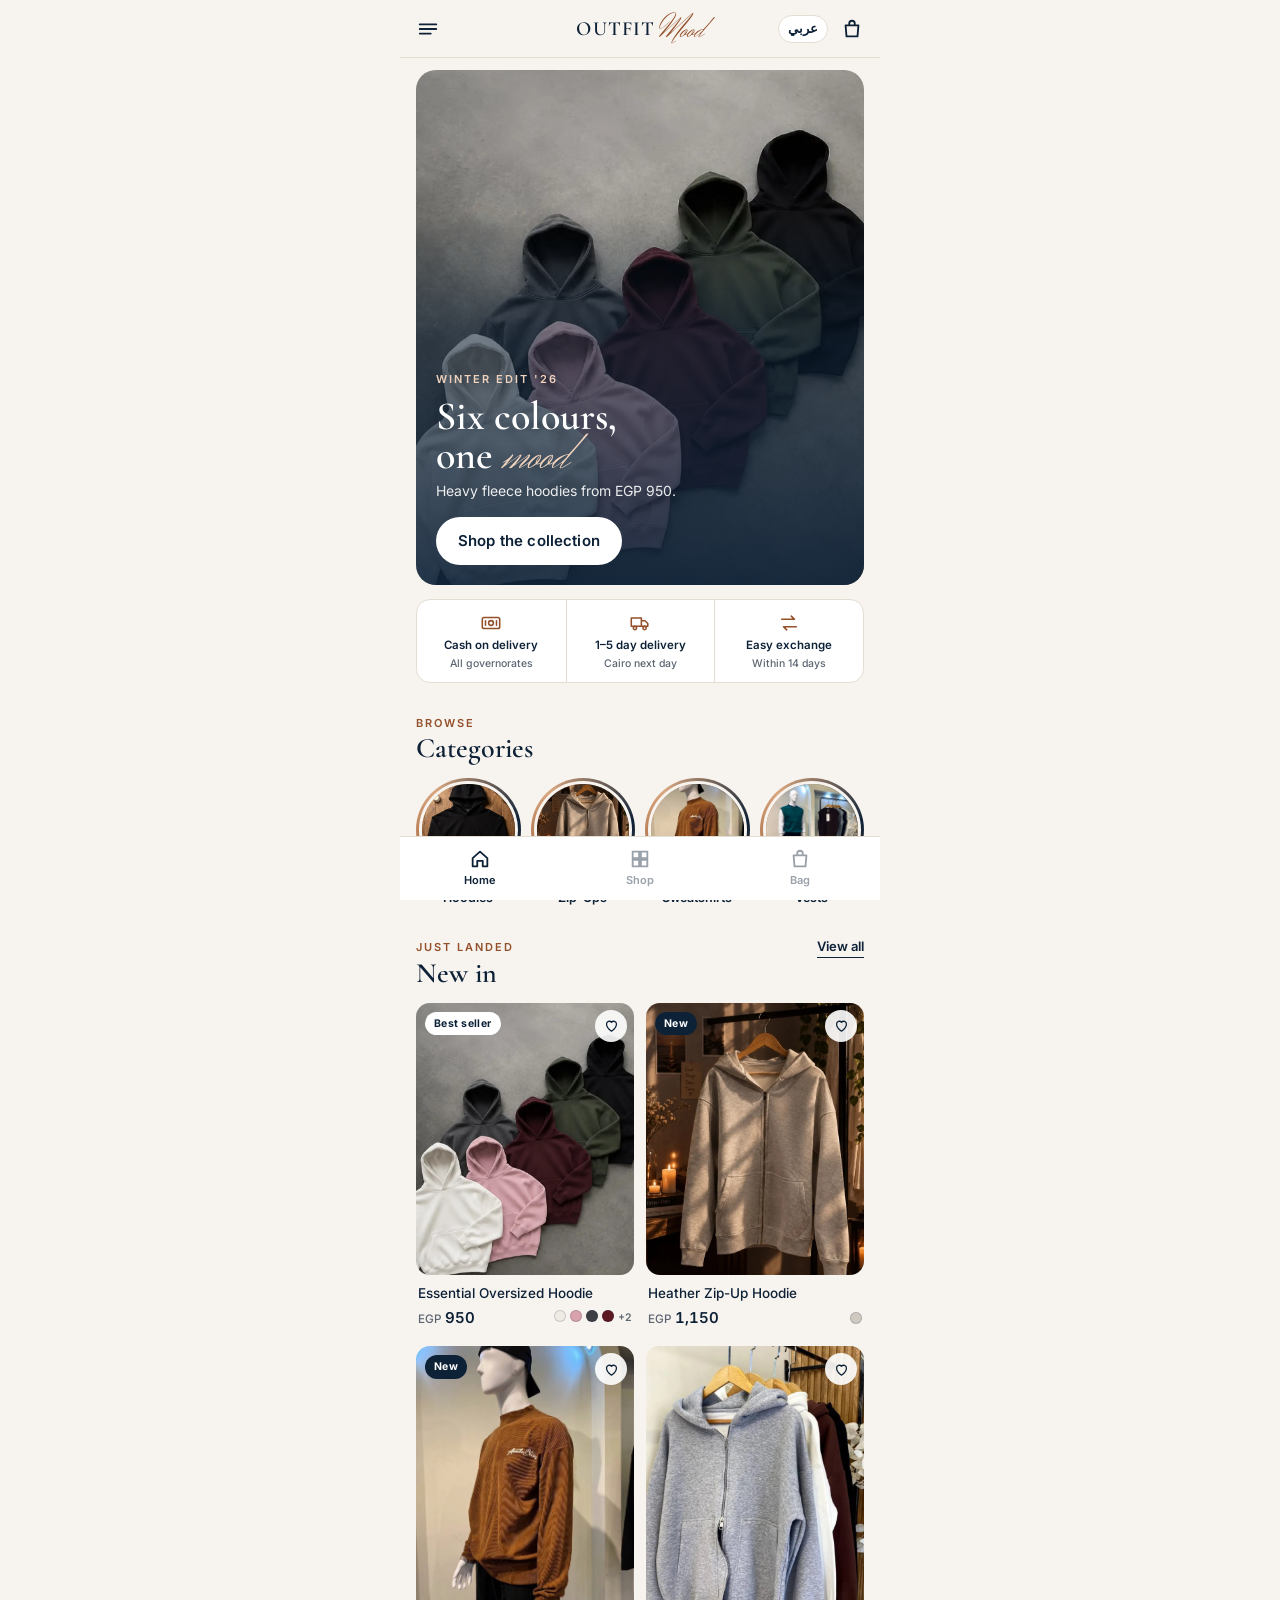
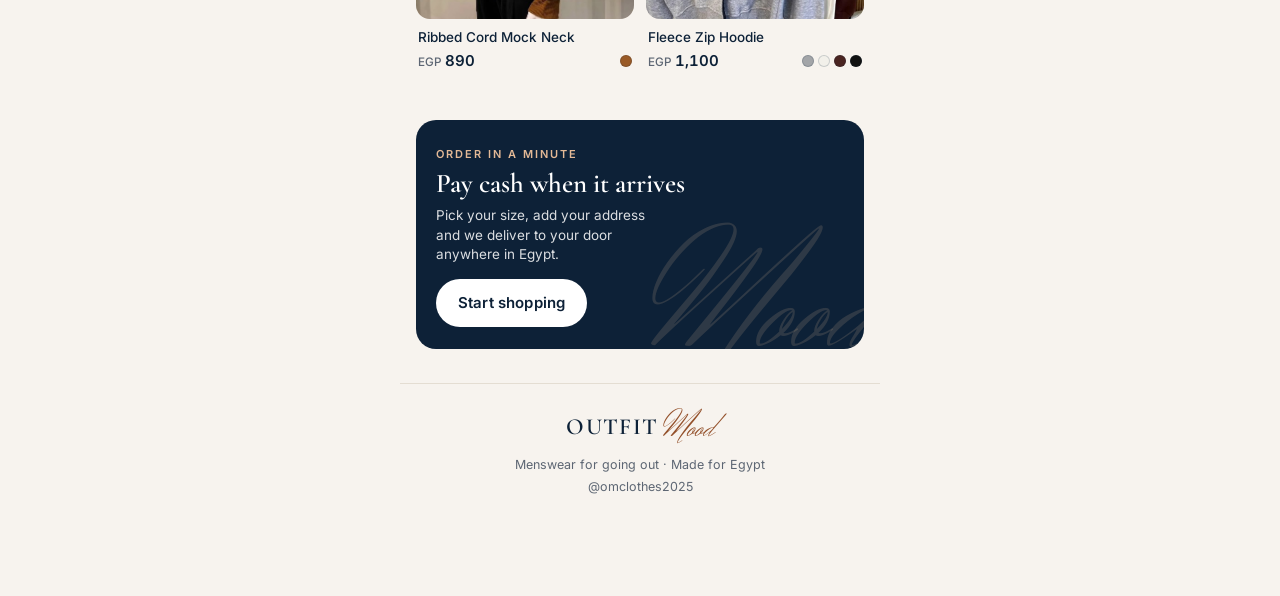
<file: index.html>
<!doctype html>
<html lang="en">
<head>
  <meta charset="utf-8" />
  <meta name="viewport" content="width=device-width, initial-scale=1, viewport-fit=cover" />
  <title>OUTFIT MOOD</title>
  <meta name="description" content="OUTFIT MOOD — menswear for going out. Order online, cash on delivery across Egypt." />
  <meta name="theme-color" content="#f7f3ee" />
  <link rel="icon" type="image/png" href="assets/img/favicon.png" />
  <link rel="preconnect" href="https://fonts.googleapis.com" />
  <link rel="preconnect" href="https://fonts.gstatic.com" crossorigin />
  <link href="https://fonts.googleapis.com/css2?family=Cormorant+Garamond:ital,wght@0,500;0,600;0,700;1,500&family=Herr+Von+Muellerhoff&family=Inter:wght@400;500;600;700&display=swap" rel="stylesheet" />
  <link rel="stylesheet" href="styles.css" />
</head>
<body>
  <div class="app">
    <header class="topbar">
      <button class="icon-btn" aria-label="Menu" data-action="menu">
        <svg viewBox="0 0 24 24" width="22" height="22" aria-hidden="true"><path d="M3 7h18M3 12h18M3 17h12" stroke="currentColor" stroke-width="2" stroke-linecap="round" fill="none"/></svg>
      </button>

      <a href="#/" class="brand" aria-label="OUTFIT MOOD home">
        <span class="wordmark"><span class="wm-outfit">OUTFIT</span><span class="wm-mood">Mood</span></span>
      </a>

      <div class="topbar-right">
        <!-- Visual only for the prototype: no translation is wired up -->
        <button class="lang-btn" type="button" lang="ar" aria-label="Switch to Arabic">عربي</button>
        <button class="icon-btn bag-btn" aria-label="Bag" data-action="cart">
          <svg viewBox="0 0 24 24" width="22" height="22" aria-hidden="true"><path d="M5 8h14l-1 12H6L5 8Z M9 8V6a3 3 0 0 1 6 0v2" stroke="currentColor" stroke-width="2" stroke-linejoin="round" fill="none"/></svg>
          <span class="bag-count" hidden>0</span>
        </button>
      </div>
    </header>

    <main id="view" class="view" tabindex="-1"></main>

    <nav class="tabbar" aria-label="Main">
      <a href="#/" data-tab="home">
        <svg viewBox="0 0 24 24" aria-hidden="true"><path d="M4 11 12 4l8 7v9h-5v-6H9v6H4z" stroke="currentColor" stroke-width="2" stroke-linejoin="round" fill="none"/></svg>
        <span>Home</span>
      </a>
      <a href="#/shop" data-tab="shop">
        <svg viewBox="0 0 24 24" aria-hidden="true"><path d="M4 4h7v7H4zM13 4h7v7h-7zM4 13h7v7H4zM13 13h7v7h-7z" stroke="currentColor" stroke-width="2" fill="none"/></svg>
        <span>Shop</span>
      </a>
      <a href="#/checkout" data-tab="checkout" data-action="cart">
        <span class="tab-icon">
          <svg viewBox="0 0 24 24" aria-hidden="true"><path d="M5 8h14l-1 12H6L5 8Z M9 8V6a3 3 0 0 1 6 0v2" stroke="currentColor" stroke-width="2" stroke-linejoin="round" fill="none"/></svg>
          <span class="bag-count" hidden>0</span>
        </span>
        <span>Bag</span>
      </a>
    </nav>

    <!-- Overlays: bag drawer, bottom sheet (size guide) -->
    <div class="scrim" data-close hidden></div>
    <aside class="drawer" id="drawer" role="dialog" aria-modal="true" aria-label="Your bag" hidden></aside>
    <div class="sheet" id="sheet" role="dialog" aria-modal="true" aria-label="Size guide" hidden></div>
  </div>

  <script src="products.js"></script>
  <script src="app.js"></script>
</body>
</html>
</file>
<file: styles.css>
/* =========================================================
   OUTFIT MOOD — design system
   Colours sampled from the logo: navy "OUTFIT", copper "Mood".
   ========================================================= */
:root {
  --bg: #f7f3ee;            /* warm cream */
  --surface: #ffffff;
  --sand: #ece4d9;          /* soft panels */
  --navy: #0d2137;          /* logo navy */
  --navy-2: #24384f;
  --copper: #93502a;        /* logo copper */
  --copper-soft: #f3e6dc;
  --ink: var(--navy);
  --ink-2: #5d6673;         /* secondary text */
  --line: #e4ddd2;
  --ok: #2f6b4f;
  --warn: #b4532a;

  --font-display: "Cormorant Garamond", Georgia, "Times New Roman", serif;
  --font-script: "Herr Von Muellerhoff", "Brush Script MT", cursive;
  --font-body: "Inter", system-ui, -apple-system, "Segoe UI", sans-serif;

  --radius: 14px;
  --radius-sm: 10px;
  --gutter: 16px;
  --topbar-h: 58px;
  --tabbar-h: 64px;
  --maxw: 480px;
  --shadow: 0 1px 2px rgba(13, 33, 55, .06), 0 8px 24px rgba(13, 33, 55, .06);
}

/* ===== Base ===== */
*, *::before, *::after { box-sizing: border-box; }
[hidden] { display: none !important; }
html, body { margin: 0; }
body {
  background: var(--bg);
  color: var(--ink);
  font-family: var(--font-body);
  font-size: 15px;
  line-height: 1.45;
  -webkit-font-smoothing: antialiased;
}
img { display: block; max-width: 100%; }
a { color: inherit; text-decoration: none; }
button { font: inherit; color: inherit; background: none; border: 0; padding: 0; cursor: pointer; }

.app {
  max-width: var(--maxw);
  margin: 0 auto;
  min-height: 100vh;
  background: var(--bg);
  position: relative;
}

/* ===== Wordmark ===== */
.wordmark {
  display: inline-flex; align-items: baseline;
  line-height: 1; white-space: nowrap;
}
.wm-outfit {
  font-family: var(--font-display);
  font-weight: 600;
  font-size: 23px;
  letter-spacing: .06em;
  color: var(--navy);
}
.wm-mood {
  font-family: var(--font-script);
  font-size: 34px;
  color: var(--copper);
  margin-left: 4px;
  transform: translateY(2px);
}

/* ===== Top bar ===== */
.topbar {
  position: sticky; top: 0; z-index: 20;
  height: var(--topbar-h);
  display: grid;
  grid-template-columns: 1fr auto 1fr;   /* equal sides keep the wordmark centred */
  align-items: center;
  padding: 0 calc(var(--gutter) - 10px);
  background: color-mix(in srgb, var(--bg) 94%, transparent);
  backdrop-filter: blur(10px);
  border-bottom: 1px solid var(--line);
}
.icon-btn {
  width: 44px; height: 44px;
  display: grid; place-items: center;
  border-radius: 50%;
  position: relative;
  color: var(--navy);
}
.topbar > .icon-btn { justify-self: start; }
.topbar .wm-outfit { font-size: 20px; }
.topbar .wm-mood { font-size: 30px; margin-left: 3px; }
.brand { justify-self: center; }
.topbar-right {
  justify-self: end;
  display: flex; align-items: center; gap: 2px;
}
.lang-btn {
  height: 28px; padding: 0 9px;
  border: 1px solid var(--line);
  border-radius: 999px;
  background: var(--surface);
  color: var(--navy);
  font-family: "Segoe UI", Tahoma, "Noto Sans Arabic", sans-serif;
  font-size: 13px; font-weight: 600;
  line-height: 1;
}
.bag-count {
  position: absolute; top: 5px; right: 3px;
  min-width: 18px; height: 18px; padding: 0 5px;
  border-radius: 9px;
  background: var(--copper); color: #fff;
  font-size: 11px; font-weight: 700;
  display: grid; place-items: center;
}

/* ===== Main view ===== */
.view {
  min-height: calc(100vh - var(--topbar-h));
  padding-bottom: calc(var(--tabbar-h) + 24px);
  outline: none;
}

/* ===== Bottom tab bar ===== */
.tabbar {
  position: fixed; bottom: 0; left: 50%; transform: translateX(-50%);
  width: 100%; max-width: var(--maxw);
  height: var(--tabbar-h);
  display: grid; grid-template-columns: repeat(3, 1fr);
  background: var(--surface);
  border-top: 1px solid var(--line);
  padding-bottom: env(safe-area-inset-bottom);
  z-index: 20;
}
.tabbar a {
  display: flex; flex-direction: column; align-items: center; justify-content: center; gap: 3px;
  font-size: 11px; font-weight: 600; letter-spacing: .02em;
  color: #9aa1aa;
}
.tabbar svg { width: 22px; height: 22px; }
.tabbar a.active { color: var(--navy); }

/* ===== Shared type ===== */
.eyebrow {
  font-size: 11px; font-weight: 600;
  letter-spacing: .18em; text-transform: uppercase;
  color: var(--copper);
}
.section { padding: 28px var(--gutter) 0; }
.section-head {
  display: flex; align-items: baseline; justify-content: space-between;
  margin-bottom: 14px;
}
.section-title {
  font-family: var(--font-display);
  font-weight: 600;
  font-size: 28px; line-height: 1.05;
  margin: 2px 0 0;
}
.link-more {
  font-size: 13px; font-weight: 600;
  color: var(--navy);
  border-bottom: 1px solid currentColor;
  padding-bottom: 1px;
}
.price { font-weight: 600; font-variant-numeric: tabular-nums; }
.price small { font-size: .78em; font-weight: 500; color: var(--ink-2); margin-right: 3px; }

/* ===== Buttons ===== */
.btn {
  display: inline-flex; align-items: center; justify-content: center; gap: 8px;
  height: 48px; padding: 0 22px;
  border-radius: 999px;
  font-weight: 600; font-size: 15px; letter-spacing: .01em;
}
.btn-primary { background: var(--navy); color: #fff; }
.btn-light { background: #fff; color: var(--navy); }
.btn-block { width: 100%; }

/* ===== Home: hero ===== */
.hero {
  position: relative;
  margin: 12px var(--gutter) 0;
  border-radius: 20px;
  overflow: hidden;
  aspect-ratio: 4 / 4.6;
  background: var(--sand);
}
.hero img {
  width: 100%; height: 100%; object-fit: cover;
  object-position: 50% 60%;
}
.hero::after {
  content: ""; position: absolute; inset: 0;
  background: linear-gradient(180deg, rgba(13,33,55,0) 28%, rgba(13,33,55,.55) 52%, rgba(13,33,55,.9) 100%);
}
.hero-copy {
  position: absolute; left: 20px; right: 20px; bottom: 20px; z-index: 1;
  color: #fff;
  text-shadow: 0 1px 12px rgba(13,33,55,.35);
}
.hero-copy .btn { text-shadow: none; }
.hero-copy .eyebrow { color: #f1d3bd; }
.hero-title {
  font-family: var(--font-display);
  font-weight: 600;
  font-size: 40px; line-height: .98;
  margin: 8px 0 6px;
}
.hero-title em {
  font-family: var(--font-script);
  font-style: normal; font-weight: 400;
  font-size: 1.3em; color: #f1d3bd;
  line-height: .6;
}
.hero-sub { margin: 0 0 16px; font-size: 14px; opacity: .9; }

/* ===== Home: trust strip ===== */
.trust {
  display: grid; grid-template-columns: repeat(3, 1fr);
  margin: 14px var(--gutter) 0;
  background: var(--surface);
  border: 1px solid var(--line);
  border-radius: var(--radius);
}
.trust div {
  display: flex; flex-direction: column; align-items: center; text-align: center; gap: 4px;
  padding: 12px 6px;
  font-size: 11.5px; font-weight: 600; line-height: 1.25;
}
.trust div + div { border-left: 1px solid var(--line); }
.trust svg { width: 22px; height: 22px; color: var(--copper); }
.trust span { color: var(--ink-2); font-weight: 500; font-size: 10.5px; }

/* ===== Home: category circles ===== */
.cats {
  display: grid; grid-template-columns: repeat(4, 1fr); gap: 10px;
}
.cat { display: flex; flex-direction: column; align-items: center; gap: 7px; font-size: 12.5px; font-weight: 600; }
.cat-img {
  display: block;
  overflow: hidden;              /* stops the photo's own height from stretching the circle */
  width: 100%; aspect-ratio: 1; border-radius: 50%;
  padding: 3px;
  background: conic-gradient(from 200deg, var(--copper), #d9a77f, var(--navy), var(--copper));
}
.cat-img img {
  width: 100%; height: 100%; object-fit: cover;
  border-radius: 50%; border: 3px solid var(--bg);
}

/* ===== Product grid + card ===== */
.grid {
  display: grid; grid-template-columns: 1fr 1fr;
  column-gap: 12px;
}
.card { display: block; }
.card-media {
  position: relative;
  aspect-ratio: 4 / 5;
  border-radius: var(--radius);
  overflow: hidden;
  background: var(--sand);
}
.card-media img { width: 100%; height: 100%; object-fit: cover; }
.badge {
  position: absolute; top: 9px; left: 9px;
  padding: 4px 9px; border-radius: 999px;
  font-size: 10.5px; font-weight: 700; letter-spacing: .04em;
  background: #fff; color: var(--navy);
}
.badge-new { background: var(--navy); color: #fff; }
.badge-low { background: var(--copper); color: #fff; }
.fav {
  position: absolute; top: 7px; right: 7px;
  width: 32px; height: 32px; border-radius: 50%;
  display: grid; place-items: center;
  background: rgba(255,255,255,.9); color: var(--navy);
}
/* Each card spans 3 rows of the parent grid (image / name / price) via subgrid,
   so names and prices line up across a row whether a name wraps or not. */
.grid, .rail { row-gap: 0; }
.grid .card, .rail .card {
  display: grid;
  grid-row: span 3;
  grid-template-rows: subgrid;
  row-gap: 0;
  margin-bottom: 18px;
}
.card-name {
  font-size: 13.5px; font-weight: 500; line-height: 1.3;
  margin: 10px 2px 4px;
  display: -webkit-box; -webkit-line-clamp: 2; -webkit-box-orient: vertical; overflow: hidden;
}
.card-row { display: flex; align-items: center; justify-content: space-between; gap: 6px; padding: 0 2px; align-self: end; }
.swatches { display: flex; gap: 4px; }
.swatch-dot {
  width: 12px; height: 12px; border-radius: 50%;
  box-shadow: inset 0 0 0 1px rgba(13,33,55,.18);
}
.swatch-more { font-size: 10.5px; color: var(--ink-2); font-weight: 600; }

/* ===== Home: COD banner ===== */
.promo {
  margin: 30px var(--gutter) 0;
  padding: 22px 20px;
  border-radius: 20px;
  background: var(--navy);
  color: #fff;
  position: relative; overflow: hidden;
}
.promo .eyebrow { color: #e3b996; }
.promo h3 {
  font-family: var(--font-display); font-weight: 600;
  font-size: 27px; line-height: 1.05; margin: 6px 0 8px;
}
.promo p { margin: 0 0 14px; font-size: 13.5px; opacity: .85; max-width: 26ch; }
.promo-mark {
  position: absolute; right: -14px; bottom: -40px;
  font-family: var(--font-script); font-size: 150px; line-height: 1;
  color: rgba(227, 185, 150, .16);
  pointer-events: none;
}

/* ===== Footer ===== */
.footer {
  margin-top: 34px;
  padding: 26px var(--gutter) 8px;
  border-top: 1px solid var(--line);
  text-align: center;
  color: var(--ink-2); font-size: 12.5px;
}
.footer .wordmark { margin-bottom: 8px; }
.footer p { margin: 4px 0; }

/* ===== Utilities ===== */
.sr-only {
  position: absolute; width: 1px; height: 1px; overflow: hidden;
  clip: rect(0 0 0 0); white-space: nowrap;
}

/* ===== Shop ===== */
.page-head { padding: 22px var(--gutter) 4px; }
.page-title {
  font-family: var(--font-display); font-weight: 600;
  font-size: 38px; line-height: 1; margin: 4px 0 0;
}

.tabs {
  position: sticky; top: var(--topbar-h); z-index: 10;
  display: flex; gap: 22px;
  padding: 14px var(--gutter) 0;
  background: var(--bg);
  border-bottom: 1px solid var(--line);
  overflow-x: auto; scrollbar-width: none;
}
.tabs::-webkit-scrollbar { display: none; }
.tab {
  flex: none;
  padding: 0 0 11px;
  font-size: 14px; font-weight: 600;
  color: #8b929b;
  border-bottom: 2px solid transparent;
  margin-bottom: -1px;
}
.tab.active { color: var(--navy); border-bottom-color: var(--copper); }

.filters { padding: 14px var(--gutter) 0; }
.chips { display: flex; align-items: center; gap: 7px; }
.chips-label {
  font-size: 11px; font-weight: 600; letter-spacing: .14em; text-transform: uppercase;
  color: var(--ink-2); margin-right: 3px;
}
.chip {
  min-width: 42px; height: 34px; padding: 0 11px;
  border: 1px solid var(--line); border-radius: 999px;
  background: var(--surface);
  font-size: 13px; font-weight: 600;
}
.chip.active { background: var(--navy); border-color: var(--navy); color: #fff; }

.results-bar {
  display: flex; align-items: center; justify-content: space-between;
  margin-top: 14px;
}
.count { font-size: 13px; color: var(--ink-2); }
.sort select {
  appearance: none; -webkit-appearance: none;
  height: 34px; padding: 0 30px 0 12px;
  border: 1px solid var(--line); border-radius: 999px;
  background: var(--surface) url("data:image/svg+xml,%3Csvg xmlns='http://www.w3.org/2000/svg' width='12' height='12' viewBox='0 0 24 24'%3E%3Cpath d='m6 9 6 6 6-6' fill='none' stroke='%230d2137' stroke-width='2.4' stroke-linecap='round' stroke-linejoin='round'/%3E%3C/svg%3E") no-repeat right 11px center;
  font: 600 13px var(--font-body); color: var(--navy);
}

.section-tight { padding-top: 14px; }

.empty {
  text-align: center;
  padding: 40px 20px;
  background: var(--surface);
  border: 1px dashed var(--line);
  border-radius: var(--radius);
  color: var(--ink-2);
}
.empty-title {
  font-family: var(--font-display); font-weight: 600;
  font-size: 22px; color: var(--navy); margin: 0 0 4px;
}
.empty p { margin: 0 0 16px; }

.shop-note {
  margin: 26px var(--gutter) 0;
  text-align: center; font-size: 12.5px; color: var(--ink-2);
}
.shop-note strong { color: var(--navy); }

/* ===== Tab bar badge ===== */
.tab-icon { position: relative; display: block; line-height: 0; }
.tab-icon .bag-count { top: -6px; right: -10px; }

/* ===== Buttons (extra) ===== */
.btn-text {
  display: block; width: 100%;
  margin-top: 6px; padding: 10px;
  font-size: 13.5px; font-weight: 600; color: var(--ink-2);
}
.btn:disabled, button:disabled { cursor: default; }

/* ===== Stepper ===== */
.stepper {
  display: inline-flex; align-items: center;
  height: 40px;
  border: 1px solid var(--line); border-radius: 999px;
  background: var(--surface);
}
.stepper button { width: 40px; height: 100%; display: grid; place-items: center; color: var(--navy); }
.stepper button:disabled { color: #c3c7cc; }
.stepper span { min-width: 22px; text-align: center; font-weight: 600; font-variant-numeric: tabular-nums; }
.stepper-sm { height: 32px; }
.stepper-sm button { width: 32px; }

/* ===== Product page ===== */
body[data-page="product"] .tabbar { display: none; }
body[data-page="product"] .view { padding-bottom: 96px; }

.gallery { position: relative; background: var(--sand); }
.slides {
  display: flex;
  overflow-x: auto; scroll-snap-type: x mandatory;
  scrollbar-width: none;
}
.slides::-webkit-scrollbar { display: none; }
.slide {
  flex: 0 0 100%;
  aspect-ratio: 4 / 4.7;
  scroll-snap-align: start;
  overflow: hidden;
}
.slide img { width: 100%; height: 100%; object-fit: cover; }
.slide-zoom img { transform: scale(1.9); }
.g-btn {
  position: absolute; top: 14px;
  width: 40px; height: 40px; border-radius: 50%;
  display: grid; place-items: center;
  background: rgba(255,255,255,.92); color: var(--navy);
  box-shadow: 0 2px 10px rgba(13,33,55,.12);
}
.g-back { left: 14px; }
.g-fav { right: 14px; }
.dots {
  position: absolute; left: 0; right: 0; bottom: 32px;   /* clears the info panel's rounded overlap */
  display: flex; justify-content: center; gap: 6px;
}
.dots span {
  width: 7px; height: 7px; border-radius: 4px;
  background: rgba(255,255,255,.6);
  transition: width .2s;
}
.dots span.active { width: 20px; background: #fff; }

.pdp-body {
  position: relative;
  margin-top: -18px;
  padding: 22px var(--gutter) 4px;
  background: var(--bg);
  border-radius: 20px 20px 0 0;
}
.pdp-title {
  font-family: var(--font-display); font-weight: 600;
  font-size: 32px; line-height: 1.02;
  margin: 4px 0 8px;
}
.pdp-price { display: flex; align-items: center; gap: 12px; font-size: 20px; }
.stock {
  display: inline-flex; align-items: center; gap: 4px;
  font-size: 12px; font-weight: 600; color: var(--ok);
}
.stock svg { width: 15px; height: 15px; }
.stock-low { color: var(--copper); }
.pdp-desc { margin: 10px 0 0; color: var(--ink-2); font-size: 14px; }

.opt { margin-top: 20px; }
.opt-head {
  display: flex; align-items: center; justify-content: space-between;
  margin-bottom: 10px;
  font-size: 13.5px; color: var(--ink-2);
}
.opt-head strong { color: var(--navy); font-weight: 600; }
.opt-sub { font-size: 12px; }
.opt-inline { display: flex; align-items: center; justify-content: space-between; }
.opt-label { font-size: 13.5px; color: var(--ink-2); }

.color-row { display: flex; flex-wrap: wrap; gap: 10px; }
.color-btn {
  width: 38px; height: 38px; border-radius: 50%;
  padding: 3px;
  border: 1.5px solid transparent;
}
.color-btn span {
  display: block; width: 100%; height: 100%; border-radius: 50%;
  box-shadow: inset 0 0 0 1px rgba(13,33,55,.15);
}
.color-btn.active { border-color: var(--navy); }

.link-guide {
  display: inline-flex; align-items: center; gap: 5px;
  font-size: 12.5px; font-weight: 600; color: var(--navy);
  text-decoration: underline; text-underline-offset: 3px;
}
.size-row { display: grid; grid-template-columns: repeat(5, 1fr); gap: 8px; }
.size-btn {
  height: 44px;
  border: 1px solid var(--line); border-radius: var(--radius-sm);
  background: var(--surface);
  font-size: 14px; font-weight: 600;
}
.size-btn.active { background: var(--navy); border-color: var(--navy); color: #fff; }
.size-btn:disabled {
  color: #b9bec4; background: transparent;
  background-image: linear-gradient(to top right, transparent calc(50% - .5px), var(--line) 50%, transparent calc(50% + .5px));
}
.opt-error .size-btn:not(:disabled) { border-color: var(--warn); }
.opt-error .size-row { animation: shake .35s; }
.opt-hint { margin: 8px 0 0; font-size: 12.5px; font-weight: 600; color: var(--warn); }
@keyframes shake { 25% { transform: translateX(-5px); } 75% { transform: translateX(5px); } }

.info-card {
  margin-top: 22px;
  background: var(--surface);
  border: 1px solid var(--line);
  border-radius: var(--radius);
}
.info-row {
  display: flex; align-items: center; gap: 12px;
  padding: 12px 14px;
}
.info-row + .info-row { border-top: 1px solid var(--line); }
.info-row > svg { flex: none; width: 22px; height: 22px; color: var(--copper); }
.info-text { display: flex; flex-direction: column; min-width: 0; flex: 1; }
.info-title { font-size: 13.5px; font-weight: 600; }
.info-sub { font-size: 12px; color: var(--ink-2); }
.info-row select {
  appearance: none; -webkit-appearance: none;
  border: 0; padding: 0 18px 0 0; margin-top: 1px;
  background: transparent url("data:image/svg+xml,%3Csvg xmlns='http://www.w3.org/2000/svg' width='12' height='12' viewBox='0 0 24 24'%3E%3Cpath d='m6 9 6 6 6-6' fill='none' stroke='%2393502a' stroke-width='2.6' stroke-linecap='round' stroke-linejoin='round'/%3E%3C/svg%3E") no-repeat right center;
  font: 600 14px var(--font-body); color: var(--copper);
  align-self: flex-start;
}

.acc { border-bottom: 1px solid var(--line); }
.acc:first-of-type { margin-top: 18px; border-top: 1px solid var(--line); }
.acc summary {
  list-style: none; cursor: pointer;
  display: flex; justify-content: space-between; align-items: center;
  padding: 14px 0;
  font-weight: 600; font-size: 14px;
}
.acc summary::-webkit-details-marker { display: none; }
.acc summary::after { content: "+"; font-size: 20px; font-weight: 400; color: var(--ink-2); }
.acc[open] summary::after { content: "–"; }
.acc ul { margin: 0 0 14px; padding-left: 18px; color: var(--ink-2); font-size: 13.5px; }
.acc li + li { margin-top: 3px; }

.rail {
  display: grid; grid-auto-flow: column; grid-auto-columns: 46%;
  gap: 12px;
  overflow-x: auto; scroll-snap-type: x mandatory;
  margin: 0 calc(-1 * var(--gutter)); padding: 0 var(--gutter);
  scrollbar-width: none;
}
.rail::-webkit-scrollbar { display: none; }
.rail .card { scroll-snap-align: start; }

.buybar {
  position: fixed; bottom: 0; left: 50%; transform: translateX(-50%);
  width: 100%; max-width: var(--maxw);
  display: flex; align-items: center; justify-content: space-between; gap: 14px;
  padding: 12px var(--gutter) calc(12px + env(safe-area-inset-bottom));
  background: var(--surface);
  border-top: 1px solid var(--line);
  box-shadow: 0 -6px 20px rgba(13,33,55,.06);
  z-index: 20;
}
.buybar-price { display: flex; flex-direction: column; font-size: 19px; line-height: 1.15; }
.buybar-price > span { font-size: 12px; color: var(--ink-2); }
.buybar .btn { flex: 1; max-width: 220px; height: 50px; }

/* ===== Checkout ===== */
body[data-page="checkout"] .tabbar { display: none; }
body[data-page="checkout"] .view { padding-bottom: 96px; }

.co-card {
  margin: 12px var(--gutter) 0;
  padding: 16px;
  background: var(--surface);
  border: 1px solid var(--line);
  border-radius: var(--radius);
}
.checkout .page-head { padding-bottom: 6px; }
.co-h { display: flex; align-items: center; justify-content: space-between; margin-bottom: 12px; }
.co-h h2 {
  display: flex; align-items: center; gap: 10px;
  margin: 0; font-size: 15px; font-weight: 700;
}
.co-h h2 span:not(.num) { font-weight: 500; color: var(--ink-2); font-size: 13.5px; margin-left: -4px; }
.num {
  width: 24px; height: 24px; border-radius: 50%;
  display: grid; place-items: center;
  background: var(--navy); color: #fff;
  font-size: 12px; font-weight: 700;
}
.co-link { font-size: 13px; font-weight: 600; color: var(--copper); text-decoration: underline; text-underline-offset: 3px; }

.mini-lines { list-style: none; margin: 0; padding: 0; }
.mini-lines li { display: flex; align-items: center; gap: 12px; }
.mini-lines li + li { margin-top: 12px; }
.mini-img { position: relative; flex: none; width: 52px; height: 62px; }
.mini-img img { width: 100%; height: 100%; object-fit: cover; border-radius: 9px; }
.mini-img b {
  position: absolute; top: -6px; right: -6px;
  min-width: 20px; height: 20px; padding: 0 5px; border-radius: 10px;
  display: grid; place-items: center;
  background: var(--copper); color: #fff;
  font-size: 11px; font-weight: 700;
  border: 2px solid var(--surface);
}
.mini-info { flex: 1; min-width: 0; display: flex; flex-direction: column; font-size: 13.5px; }
.mini-info strong { font-weight: 600; white-space: nowrap; overflow: hidden; text-overflow: ellipsis; }
.mini-info span { font-size: 12.5px; color: var(--ink-2); }

.field { display: block; }
.field + .field { margin-top: 12px; }
.field-label { display: block; margin-bottom: 6px; font-size: 12.5px; font-weight: 600; color: var(--ink-2); }
.field-label em { font-style: normal; font-weight: 500; color: #9aa1aa; margin-left: 4px; }
.field input, .select-wrap select, .promo-row input {
  width: 100%; height: 48px; padding: 0 14px;
  border: 1px solid var(--line); border-radius: var(--radius-sm);
  background: var(--bg);
  font: 500 15px var(--font-body); color: var(--navy);
  outline: none;
  transition: border-color .15s, box-shadow .15s;
}
.field input::placeholder, .promo-row input::placeholder { color: #a2a8b0; font-weight: 400; }
.field input:focus, .select-wrap select:focus, .promo-row input:focus {
  border-color: var(--navy); box-shadow: 0 0 0 3px rgba(13,33,55,.08); background: var(--surface);
}
.phone-input { display: flex; }
.phone-input .cc {
  display: grid; place-items: center;
  padding: 0 12px;
  border: 1px solid var(--line); border-right: 0;
  border-radius: var(--radius-sm) 0 0 var(--radius-sm);
  background: var(--sand);
  font-weight: 600; font-size: 14.5px;
}
.phone-input input { border-radius: 0 var(--radius-sm) var(--radius-sm) 0; letter-spacing: .02em; }
.select-wrap select {
  appearance: none; -webkit-appearance: none;
  background: var(--bg) url("data:image/svg+xml,%3Csvg xmlns='http://www.w3.org/2000/svg' width='14' height='14' viewBox='0 0 24 24'%3E%3Cpath d='m6 9 6 6 6-6' fill='none' stroke='%230d2137' stroke-width='2.4' stroke-linecap='round' stroke-linejoin='round'/%3E%3C/svg%3E") no-repeat right 14px center;
}
.field-help { display: block; margin-top: 6px; font-size: 12px; color: var(--ink-2); }
.field-err { display: block; margin-top: 6px; font-size: 12px; font-weight: 600; color: var(--warn); }
.field-ok { display: flex; align-items: center; gap: 5px; margin-top: 8px; font-size: 12.5px; font-weight: 600; color: var(--ok); }
.has-error input { border-color: var(--warn); background: #fff7f3; }

.ship-option {
  display: flex; align-items: center; gap: 12px;
  margin-top: 14px; padding: 12px 14px;
  border: 1.5px solid var(--navy); border-radius: var(--radius-sm);
  background: var(--bg);
}
.ship-option > svg { flex: none; width: 22px; height: 22px; color: var(--copper); }
.ship-fee { font-weight: 700; font-size: 14px; }

.pay-list { display: grid; gap: 10px; }
.pay {
  position: relative;
  display: flex; align-items: center; gap: 12px;
  padding: 13px 14px;
  border: 1px solid var(--line); border-radius: var(--radius-sm);
  cursor: pointer;
}
.pay input { position: absolute; opacity: 0; pointer-events: none; }
.pay .radio {
  flex: none; width: 20px; height: 20px; border-radius: 50%;
  border: 1.5px solid #b9bec4;
}
.pay.active { border: 1.5px solid var(--navy); background: var(--bg); }
.pay.active .radio { border: 6px solid var(--navy); }
.pay-tag {
  padding: 3px 8px; border-radius: 999px;
  background: var(--copper-soft); color: var(--copper);
  font-size: 10.5px; font-weight: 700; letter-spacing: .03em;
}

.promo-row { display: flex; gap: 8px; }
.promo-row input { text-transform: uppercase; }
.promo-row.has-error input { border-color: var(--warn); }
.btn-apply {
  flex: none; padding: 0 18px; height: 48px;
  border-radius: var(--radius-sm);
  border: 1px solid var(--navy); color: var(--navy);
  font-weight: 600; font-size: 14px;
}
.totals { margin: 14px 0 0; }
.totals div { display: flex; justify-content: space-between; align-items: baseline; padding: 5px 0; font-size: 14px; }
.totals dt { color: var(--ink-2); }
.totals dd { margin: 0; }
.totals .disc dd { color: var(--ok); }
.totals .free { font-weight: 700; color: var(--ok); }
.totals .grand {
  margin-top: 8px; padding-top: 12px;
  border-top: 1px dashed var(--line);
  font-size: 18px; font-weight: 700;
}
.totals .grand dt { color: var(--navy); }

.co-legal {
  display: flex; align-items: center; gap: 8px;
  margin: 14px var(--gutter) 0;
  font-size: 12px; color: var(--ink-2);
}
.co-legal svg { flex: none; width: 18px; height: 18px; color: var(--copper); }

/* ===== Order confirmed ===== */
.order-hero { padding: 30px var(--gutter) 8px; text-align: center; }
.order-tick {
  display: inline-grid; place-items: center;
  width: 64px; height: 64px; border-radius: 50%;
  background: var(--navy); color: #fff;
  margin-bottom: 14px;
  box-shadow: 0 0 0 8px var(--copper-soft);
}
.order-tick svg { width: 30px; height: 30px; }
.order-hero .eyebrow { display: block; }
.order-hero .page-title { margin: 6px 0 10px; }
.order-hero .page-title em { font-family: var(--font-script); font-style: normal; font-weight: 400; color: var(--copper); font-size: 1.25em; }
.order-hero p { margin: 0 auto; max-width: 32ch; color: var(--ink-2); font-size: 14px; }
.order-hero strong { color: var(--navy); white-space: nowrap; }

.timeline { list-style: none; margin: 0; padding: 0; }
.timeline li { position: relative; display: flex; gap: 14px; padding-bottom: 16px; }
.timeline li:last-child { padding-bottom: 0; }
.timeline li > span {
  flex: none; position: relative; z-index: 1;
  width: 16px; height: 16px; margin-top: 2px; border-radius: 50%;
  border: 2px solid var(--line); background: var(--surface);
}
.timeline li:not(:last-child)::before {
  content: ""; position: absolute; left: 7px; top: 18px; bottom: 0;
  width: 2px; background: var(--line);
}
.timeline li.done > span { background: var(--ok); border-color: var(--ok); }
.timeline strong { display: block; font-size: 14px; }
.timeline small { font-size: 12.5px; color: var(--ink-2); }
.timeline li:not(.done) strong { color: var(--ink-2); font-weight: 600; }

.order-meta { display: grid; grid-template-columns: 1fr 1fr; gap: 14px; }
.order-meta p { margin: 0; font-size: 13.5px; line-height: 1.5; }
.order-meta small { color: var(--ink-2); font-size: 12px; }
.order-actions { margin: 18px var(--gutter) 0; }

/* ===== Overlays ===== */
body.locked { overflow: hidden; }
.scrim {
  position: fixed; inset: 0; z-index: 40;
  background: rgba(13,33,55,.45);
  opacity: 0; transition: opacity .25s;
}
.scrim.open { opacity: 1; }

.drawer {
  position: fixed; top: 0; bottom: 0;
  right: max(0px, calc(50% - var(--maxw) / 2));
  width: min(88%, calc(var(--maxw) * .88));
  z-index: 50;
  display: flex; flex-direction: column;
  background: var(--bg);
  box-shadow: -10px 0 30px rgba(13,33,55,.15);
  transform: translateX(100%); transition: transform .26s ease;
  overflow-y: auto;
}
.drawer.open { transform: none; }
.drawer-head {
  display: flex; align-items: center; justify-content: space-between;
  padding: 14px 8px 10px var(--gutter);
}
.drawer-head h2 {
  font-family: var(--font-display); font-weight: 600;
  font-size: 26px; margin: 0;
}
.drawer-head h2 span { font-family: var(--font-body); font-size: 14px; font-weight: 500; color: var(--ink-2); }

.ship-meter { margin: 0 var(--gutter); padding: 12px 14px; background: var(--copper-soft); border-radius: var(--radius-sm); }
.ship-meter p { margin: 0 0 8px; font-size: 12.5px; display: flex; align-items: center; gap: 5px; flex-wrap: wrap; }
.ship-meter svg { color: var(--ok); }
.meter { height: 5px; border-radius: 3px; background: rgba(147,80,42,.18); overflow: hidden; }
.meter span { display: block; height: 100%; background: var(--copper); border-radius: 3px; }

.lines { list-style: none; margin: 6px 0 0; padding: 0 var(--gutter); flex: 1; }
.line { display: flex; gap: 12px; padding: 14px 0; border-bottom: 1px solid var(--line); }
.line-img { flex: none; width: 78px; aspect-ratio: 4/5; border-radius: var(--radius-sm); overflow: hidden; background: var(--sand); }
.line-img img { width: 100%; height: 100%; object-fit: cover; }
.line-info { flex: 1; min-width: 0; }
.line-name { margin: 0; font-size: 14px; font-weight: 600; line-height: 1.25; }
.line-meta { margin: 2px 0 8px; font-size: 12.5px; color: var(--ink-2); }
.line-row { display: flex; align-items: center; justify-content: space-between; }
.line-remove { margin-top: 6px; font-size: 12px; color: var(--ink-2); text-decoration: underline; text-underline-offset: 2px; }

.drawer-foot {
  position: sticky; bottom: 0;
  padding: 14px var(--gutter) calc(10px + env(safe-area-inset-bottom));
  background: var(--bg);
  border-top: 1px solid var(--line);
}
.sum-row { display: flex; justify-content: space-between; align-items: center; font-weight: 600; font-size: 16px; }
.drawer-note {
  display: flex; align-items: center; gap: 6px;
  margin: 6px 0 12px; font-size: 12px; color: var(--ink-2);
}
.drawer-note svg { width: 18px; height: 18px; color: var(--copper); flex: none; }

.drawer-empty {
  flex: 1; display: flex; flex-direction: column; align-items: center; justify-content: center;
  text-align: center; padding: 30px var(--gutter) 80px; color: var(--ink-2);
}
.drawer-empty svg { color: var(--copper); margin-bottom: 8px; }
.drawer-empty p { margin: 0 0 16px; }
.drawer-empty .empty-title { margin-bottom: 4px; }

.sheet {
  position: fixed; bottom: 0; left: 50%;
  width: 100%; max-width: var(--maxw);
  z-index: 50;
  max-height: 86vh; overflow-y: auto;
  padding-bottom: calc(18px + env(safe-area-inset-bottom));
  background: var(--bg);
  border-radius: 22px 22px 0 0;
  transform: translate(-50%, 100%); transition: transform .26s ease;
}
.sheet.open { transform: translate(-50%, 0); }
.sheet-grip { width: 40px; height: 4px; border-radius: 2px; background: var(--line); margin: 10px auto 0; }
.sheet-intro { margin: 0 var(--gutter) 14px; font-size: 13.5px; color: var(--ink-2); }
.size-table {
  width: calc(100% - 2 * var(--gutter)); margin: 0 var(--gutter) 16px;
  border-collapse: collapse; font-size: 14px; text-align: center;
  background: var(--surface); border-radius: var(--radius-sm); overflow: hidden;
}
.size-table th { background: var(--navy); color: #fff; font-weight: 600; padding: 10px 6px; }
.size-table td { padding: 10px 6px; border-top: 1px solid var(--line); font-variant-numeric: tabular-nums; }
.size-table td:first-child { font-weight: 700; }

/* ===== Placeholder page (steps not built yet) ===== */
.stub { padding: 48px var(--gutter); text-align: center; }
.stub h1 {
  font-family: var(--font-display); font-weight: 600;
  font-size: 40px; line-height: 1; margin: 0 0 12px;
}
.stub p { color: var(--ink-2); margin: 0; }
</file>
